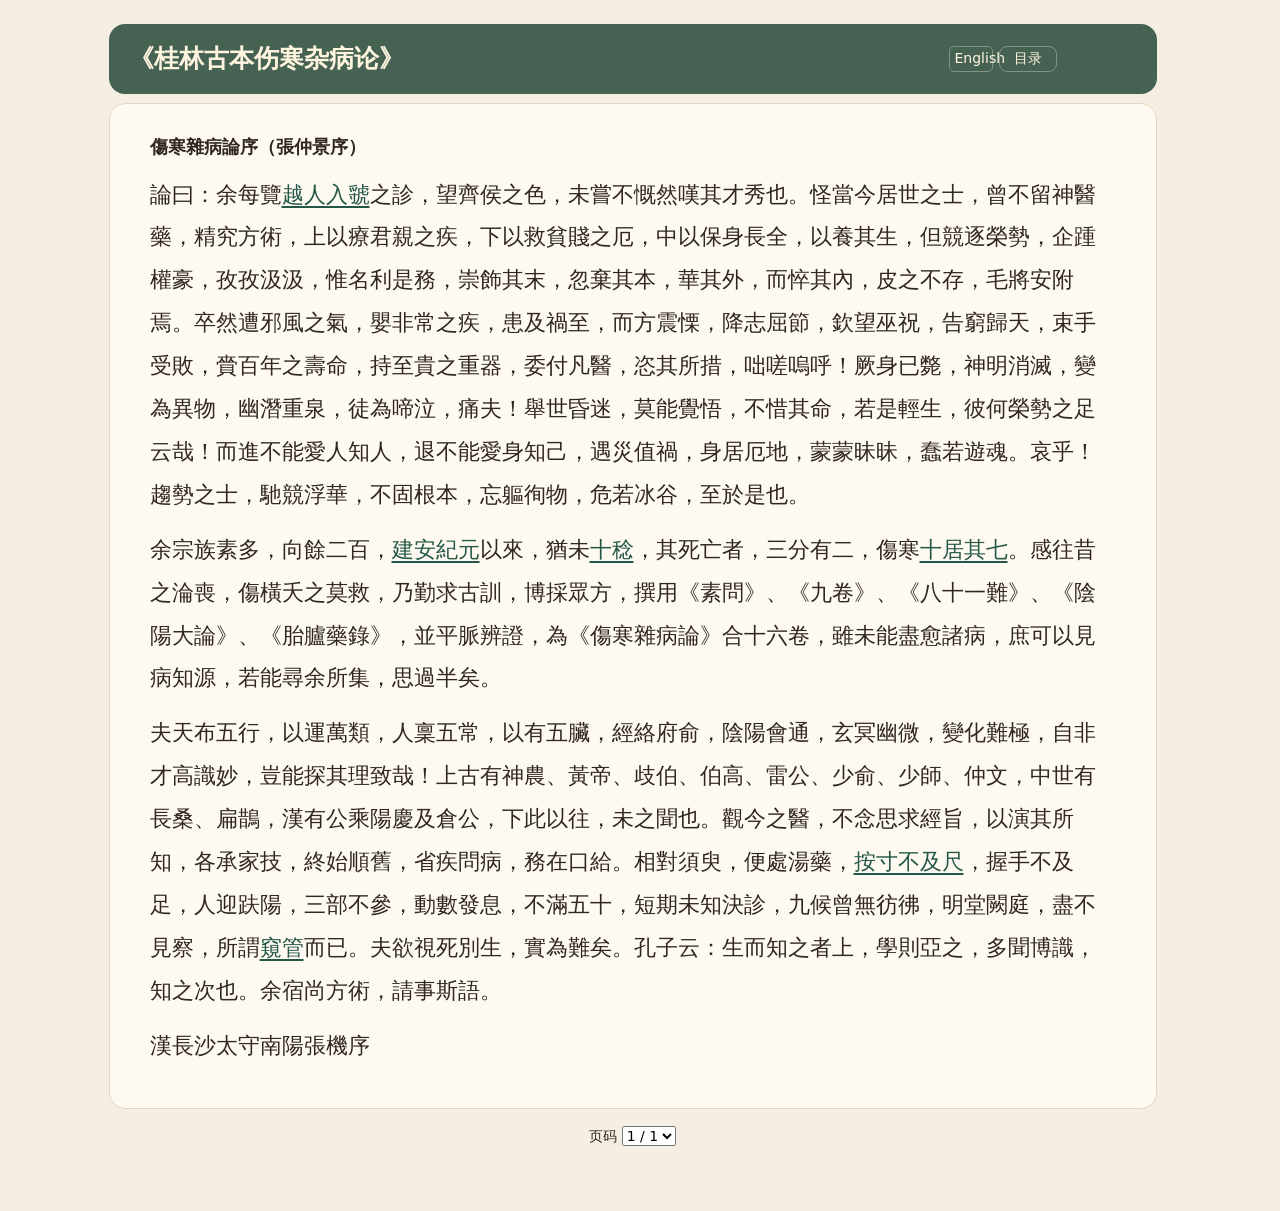
<file: chapters.html>
<!doctype html>
<html lang="zh-CN">
<head>
  <meta charset="utf-8">
  <meta name="viewport" content="width=device-width, initial-scale=1">
  <title>《桂林古本伤寒杂病论》 · 原文</title>
  <style>
    *{box-sizing:border-box}body{margin:0;background:#f5efe3;color:#302820;font:17px/1.6 system-ui,sans-serif}
    .chapter-page{margin-top:16px;padding:clamp(18px,5vw,40px);background:#fffaf1;border:1px solid #e5d7bf;border-radius:16px}
    .chapter-page h1{margin:0;font-size:1.15rem}.chapter-page p{font:clamp(18px,3vw,22px)/1.95 "Songti TC","Noto Serif CJK TC",Georgia,serif;margin:12px 0 0;overflow-wrap:anywhere}
    .chapter-page a{color:#245747;text-underline-offset:4px}
    .pager{align-items:center;gap:8px;margin:16px 0}.pager a{color:#245747;padding:6px 12px;border:1px solid #c4b69c;border-radius:20px}
  </style>
  <link rel="stylesheet" href="book.css">
  <script src="book-chapters.js"></script>
  <script src="chapter-study.js"></script>
  <script src="chapter-study-extra.js"></script>
  <script src="book-contents.js" defer></script>
  <script src="term-guide.js" defer></script>
</head>
<body>
  <main>
    <header class="book-header book-reader-header">
      <div class="book-heading">
        <div class="book-name" lang="zh-CN"><span class="book-full-name">《桂林古本伤寒杂病论》</span><span class="book-short-name" aria-hidden="true"><span>Treatise on Cold Damage</span><span>Guilin Edition</span></span></div>
        <div class="book-actions"><button type="button" class="page-play-button" id="chapter-play" hidden disabled aria-label="播放朗读">▶</button><button type="button" id="reader-language" disabled>English</button><button type="button" data-open-contents>目录</button></div>
      </div>
    </header>
    <section class="chapter-page" lang="zh-Hant">
      <h1 id="chapter-title" tabindex="-1"></h1>
      <div id="chapter-text"></div>
      <audio id="chapter-narration" hidden preload="none"></audio>
    </section>
    <nav class="pager" aria-label="原文翻页">
      <div><a id="prev" hidden>上一页</a></div>
      <label>页码 <select id="chapter-page"></select></label>
      <div><a id="next" hidden>下一页</a></div>
    </nav>
  </main>
  <script>
    const title = document.querySelector('#chapter-title');
    const body = document.querySelector('#chapter-text');
    const picker = document.querySelector('#chapter-page');
    const previous = document.querySelector('#prev');
    const next = document.querySelector('#next');
    const languageButton = document.querySelector('#reader-language');
    const bookTitle = document.querySelector('.book-name');
    const playButton = document.querySelector('#chapter-play');
    const narration = document.querySelector('#chapter-narration');
    const contentsButton = document.querySelector('[data-open-contents]');
    const pagerLabel = picker.parentElement.firstChild;
    let language = 'zh';
    const pageHref = (chapter, index) => '#' + chapter.id + '-page-' + (index + 1);
    function renderChapter() {
      const match = /^#(chapter-[0-9]+)(?:-page-([0-9]+))?$/.exec(location.hash);
      const chapter = bookChapters.find(entry => entry.id === match?.[1]) || bookChapters[0];
      if (chapter.id === 'chapter-3') {
        location.replace('original.html#page-1');
        return;
      }
      const index = Math.max(0, Math.min(chapter.pages.length - 1, Number(match?.[2] || 1) - 1));
      const additional = extraStudyPages.find(entry => entry.chapter === chapter.id && entry.page === index + 1);
      const translation = additional?.english || chapterStudy[chapter.id]?.[index];
      if (!translation) language = 'zh';
      const inEnglish = language === 'en';
      const studyPage = chapter.id === 'chapter-4' && index === 0;
      title.closest('section').id = translation ? 'page-1' : '';
      title.closest('section').lang = inEnglish ? 'en' : 'zh-Hant';
      title.textContent = inEnglish
        ? (additional?.title || englishChapterTitles[bookChapters.indexOf(chapter)])
        : chapter.title;
      document.title = '《桂林古本伤寒杂病论》 · ' + chapter.title;
      body.className = inEnglish ? 'whole-page-english' : 'whole-page-original';
      body.replaceChildren(...(inEnglish ? translation : chapter.pages[index]).map(text => {
        const paragraph = document.createElement('p');
        paragraph.textContent = text;
        return paragraph;
      }));
      languageButton.disabled = !translation;
      playButton.disabled = false;
      languageButton.title = translation ? '' : '本页英文版待补';
      languageButton.textContent = inEnglish ? '中文' : 'English';
      languageButton.lang = inEnglish ? 'zh-CN' : 'en';
      bookTitle.querySelector('.book-full-name').textContent = inEnglish ? 'Treatise on Cold Damage and Miscellaneous Diseases (Guilin Edition)' : '《桂林古本伤寒杂病论》';
      bookTitle.lang = inEnglish ? 'en' : 'zh-CN';
      contentsButton.textContent = inEnglish ? 'Contents' : '目录';
      contentsButton.lang = inEnglish ? 'en' : 'zh-CN';
      pagerLabel.textContent = inEnglish ? 'Page ' : '页码 ';
      previous.textContent = inEnglish ? 'Previous' : '上一页';
      next.textContent = inEnglish ? 'Next' : '下一页';
      narration.pause();
      narration.src = 'audio/' + chapter.id + '-page-' + (index + 1) + '-' + language + '.mp3';
      updatePlay();
      window.chapterNoteContext = additional
        ? {
            notes: additional.notes.map(note => [
              1, ...note, chapter.pages[index].findIndex((paragraph, i) => paragraph.includes(note[0]) && translation[i].includes(note[1]))
            ]),
            prefix: chapter.id + '-page-' + (index + 1)
          }
        : {notes: studyPage ? nextPulsePageNotes : [], prefix: '2'};
      if (typeof refreshReaderNotes === 'function') refreshReaderNotes();
      picker.replaceChildren(...chapter.pages.map((_, i) => new Option((i + 1) + ' / ' + chapter.pages.length, pageHref(chapter, i))));
      picker.selectedIndex = index;
      previous.hidden = index === 0;
      next.hidden = index === chapter.pages.length - 1;
      if (!previous.hidden) previous.href = pageHref(chapter, index - 1);
      if (!next.hidden) next.href = pageHref(chapter, index + 1);
    }
    function updatePlay() {
      const playing = !narration.paused && !narration.ended;
      playButton.textContent = playing ? '■' : '▶';
      playButton.setAttribute('aria-label', language === 'en'
        ? (playing ? 'Stop narration' : 'Play narration')
        : (playing ? '停止朗读' : '播放朗读'));
    }
    for (const event of ['play', 'pause', 'ended']) narration.addEventListener(event, updatePlay);
    playButton.addEventListener('click', () => {
      if (!narration.paused && !narration.ended) {
        narration.pause();
        narration.currentTime = 0;
        return;
      }
      const rate = language === 'en' ? 0.85 : 0.75;
      narration.defaultPlaybackRate = rate;
      narration.playbackRate = rate;
      narration.play().catch(updatePlay);
    });
    languageButton.addEventListener('click', () => {
      language = language === 'en' ? 'zh' : 'en';
      renderChapter();
    });
    picker.addEventListener('change', () => { location.hash = picker.value; });
    window.addEventListener('hashchange', () => {
      renderChapter();
      title.focus();
      title.scrollIntoView({block: 'start'});
    });
    renderChapter();
  </script>
</body>
</html>
</file>
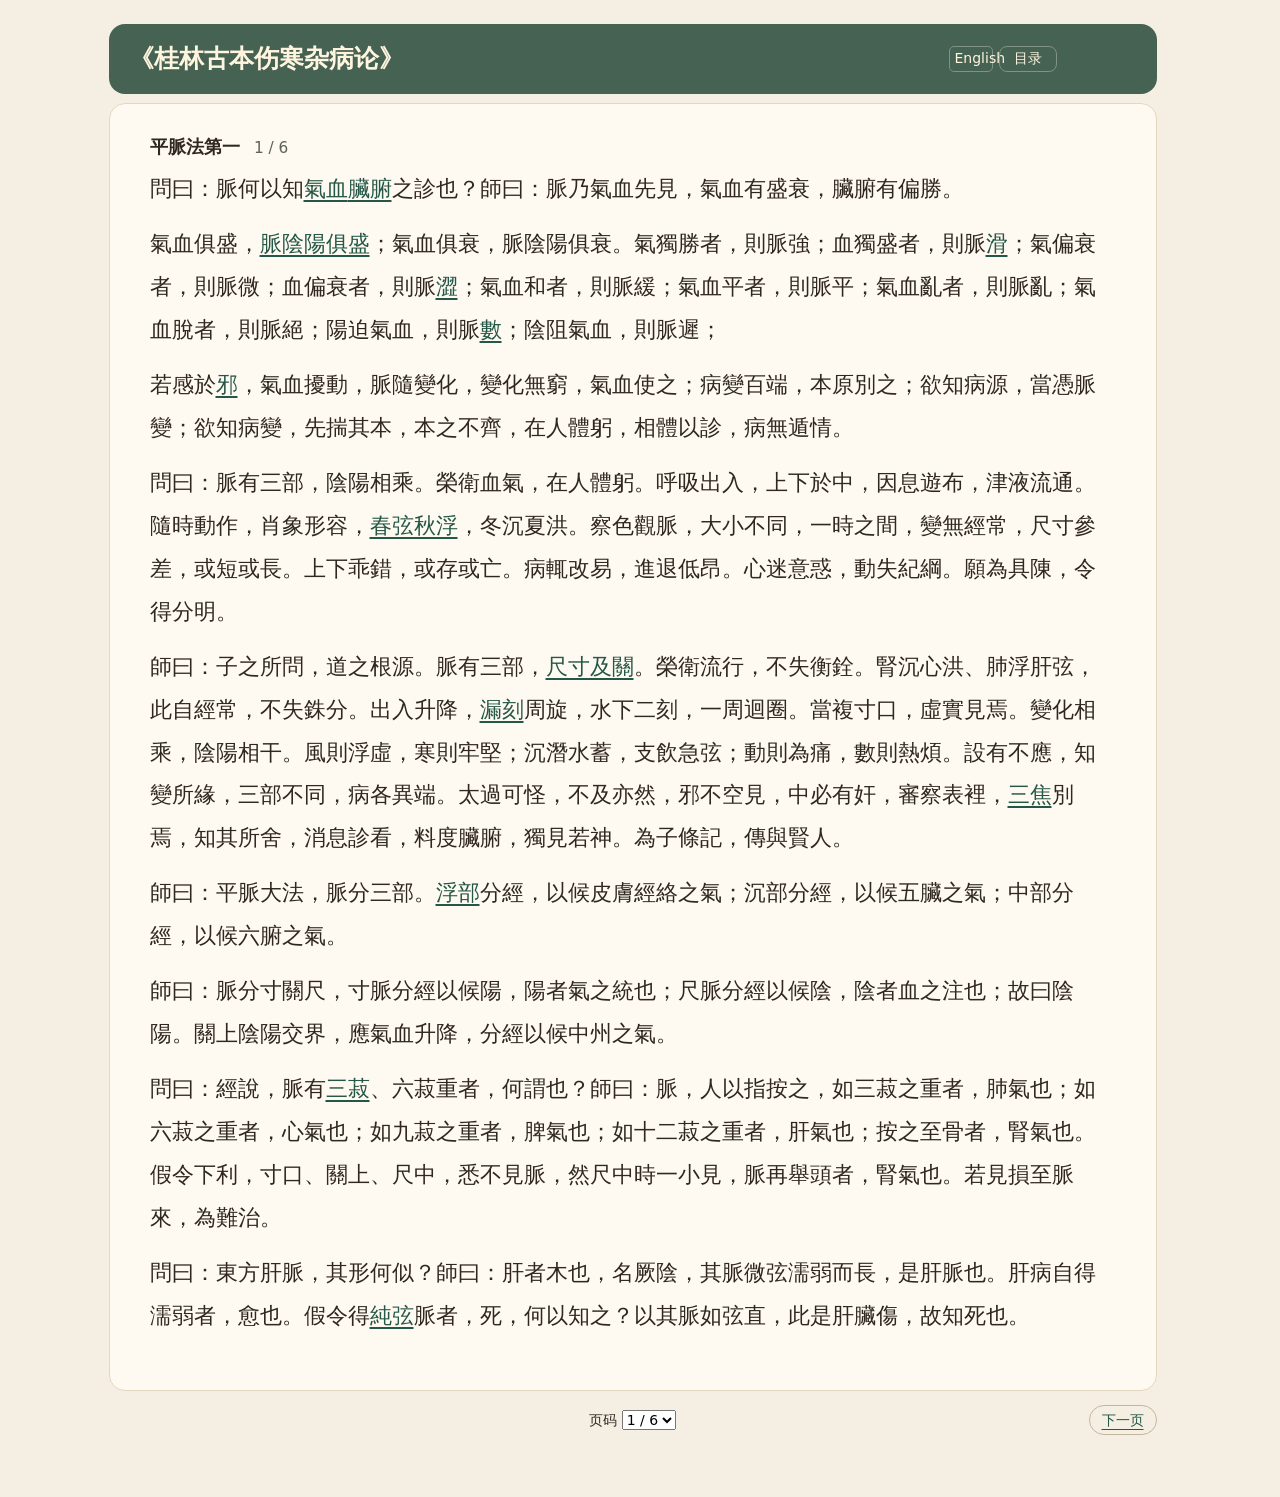
<file: original.html>
<!doctype html>
<html lang="zh-CN"><head><meta charset="utf-8">
<meta name="viewport" content="width=device-width, initial-scale=1">
<title>《桂林古本伤寒杂病论》 · 原文通读</title>
<style>
*{box-sizing:border-box}body{margin:0;background:#f5efe3;color:#302820;font:17px/1.6 system-ui,sans-serif}main{max-width:820px;margin:auto;padding:24px 16px 48px}header,.page{padding:clamp(18px,5vw,40px);border-radius:16px}header{background:#233a30;color:#fff5df}header a{color:#fae3a7}h1{margin:0 0 8px;font-size:clamp(27px,6vw,42px)}.page{margin-top:16px;background:#fffaf1;border:1px solid #e5d7bf}.page h2{margin:0 0 14px;font-size:1.15rem;font-weight:600}.page small{margin-left:8px;color:#5e6258;font-weight:400}.page p{font-family:"Songti TC","Noto Serif CJK TC",Georgia,serif;font-size:clamp(18px,3vw,22px);line-height:1.95;margin:0 0 .9em;overflow-wrap:anywhere}.page p:last-child{margin-bottom:0}a{color:#245747;text-underline-offset:4px}.compare{font:14px system-ui,sans-serif;white-space:nowrap}.pager{display:flex;flex-wrap:wrap;align-items:center;justify-content:space-between;gap:12px;margin:18px 0}.pager a{padding:6px 12px;border:1px solid #c4b69c;border-radius:20px}.pager [hidden],.page[hidden],.pager[hidden]{display:none}footer{font-size:.9rem}
</style><link rel="stylesheet" href="book.css"></head><body><main>
<header class="book-header book-reader-header"><div class="book-heading"><div class="book-name" lang="zh-CN"><span class="book-full-name">《桂林古本伤寒杂病论》</span><span class="book-short-name" aria-hidden="true"><span>Treatise on Cold Damage</span><span>Guilin Edition</span></span></div><div class="book-actions"><button type="button" id="reader-language" lang="en">English</button><button type="button" data-open-contents>目录</button></div></div></header>
<section id="page-1" class="page" aria-label="第 1 页"><h2 tabindex="-1">平脈法第一 <small>1 / 6</small></h2><p lang="zh-Hant">問曰：脈何以知氣血臟腑之診也？師曰：脈乃氣血先見，氣血有盛衰，臟腑有偏勝。</p><p lang="zh-Hant">氣血俱盛，脈陰陽俱盛；氣血俱衰，脈陰陽俱衰。氣獨勝者，則脈強；血獨盛者，則脈滑；氣偏衰者，則脈微；血偏衰者，則脈澀；氣血和者，則脈緩；氣血平者，則脈平；氣血亂者，則脈亂；氣血脫者，則脈絕；陽迫氣血，則脈數；陰阻氣血，則脈遲；</p><p lang="zh-Hant">若感於邪，氣血擾動，脈隨變化，變化無窮，氣血使之；病變百端，本原別之；欲知病源，當憑脈變；欲知病變，先揣其本，本之不齊，在人體躬，相體以診，病無遁情。</p><p lang="zh-Hant">問曰：脈有三部，陰陽相乘。榮衛血氣，在人體躬。呼吸出入，上下於中，因息遊布，津液流通。隨時動作，肖象形容，春弦秋浮，冬沉夏洪。察色觀脈，大小不同，一時之間，變無經常，尺寸參差，或短或長。上下乖錯，或存或亡。病輒改易，進退低昂。心迷意惑，動失紀綱。願為具陳，令得分明。</p><p lang="zh-Hant">師曰：子之所問，道之根源。脈有三部，尺寸及關。榮衛流行，不失衡銓。腎沉心洪、肺浮肝弦，此自經常，不失銖分。出入升降，漏刻周旋，水下二刻，一周迴圈。當複寸口，虛實見焉。變化相乘，陰陽相干。風則浮虛，寒則牢堅；沉潛水蓄，支飲急弦；動則為痛，數則熱煩。設有不應，知變所緣，三部不同，病各異端。太過可怪，不及亦然，邪不空見，中必有奸，審察表裡，三焦別焉，知其所舍，消息診看，料度臟腑，獨見若神。為子條記，傳與賢人。</p><p lang="zh-Hant">師曰：平脈大法，脈分三部。浮部分經，以候皮膚經絡之氣；沉部分經，以候五臟之氣；中部分經，以候六腑之氣。</p><p lang="zh-Hant">師曰：脈分寸關尺，寸脈分經以候陽，陽者氣之統也；尺脈分經以候陰，陰者血之注也；故曰陰陽。關上陰陽交界，應氣血升降，分經以候中州之氣。</p><p lang="zh-Hant">問曰：經說，脈有三菽、六菽重者，何謂也？師曰：脈，人以指按之，如三菽之重者，肺氣也；如六菽之重者，心氣也；如九菽之重者，脾氣也；如十二菽之重者，肝氣也；按之至骨者，腎氣也。假令下利，寸口、關上、尺中，悉不見脈，然尺中時一小見，脈再舉頭者，腎氣也。若見損至脈來，為難治。</p><p lang="zh-Hant">問曰：東方肝脈，其形何似？師曰：肝者木也，名厥陰，其脈微弦濡弱而長，是肝脈也。肝病自得濡弱者，愈也。假令得純弦脈者，死，何以知之？以其脈如弦直，此是肝臟傷，故知死也。</p></section>
<section id="page-2" class="page" aria-label="第 2 页"><h2 tabindex="-1">平脈法第一 <small>2 / 6</small></h2><p lang="zh-Hant">南方心脈，其形何似？師曰：心者火也，名少陰，其脈洪大而長，是心脈也。心病自得洪大者，愈也。假令脈來微去大，故名反，病在裡也。脈來頭小本大，故曰複，病在表也。上微頭小者，則汗出；下微本大者，則為關格不通，不得尿。頭無汗者可治，有汗者死。</p><p lang="zh-Hant">西方肺脈，其形何似？師曰：肺者金也，名太陰，其脈毛浮也，肺病自得此脈。若得緩遲者，皆愈；若得數者，則劇。何以知之？數者南方火也，火克西方金，法當癰腫，為難治也。</p><p lang="zh-Hant">北方腎脈其形何似？師曰：腎者水也，其脈沉而石，腎病自得此脈者，愈；若得實大者，則劇；何以知之？實大者，長夏土王，土克北方水，水髒立涸也。</p><p lang="zh-Hant">師曰：人迎脈大，趺陽脈小，其常也；假令人迎趺陽平等為逆；人迎負趺陽為大逆；所以然者，胃氣上升動在人迎，胃氣下降動在趺陽，上升力強故曰大，下降力弱故曰小，反此為逆，大逆則死。</p><p lang="zh-Hant">師曰：六氣所傷，各有法度；舍有專屬，病有先後；風中於前，寒中於背；濕傷於下，霧傷於上；霧客皮腠，濕流關節；極寒傷經，極熱傷絡；風令脈浮，寒令脈緊，又令脈急；暑則浮虛，濕則濡澀；燥短以促，火躁而數；</p><p lang="zh-Hant">風寒所中，先客太陽；暑氣炎熱，肺金則傷；濕生長夏，病入脾胃；燥氣先傷，大腸合肺；壯火食氣，病生於內，心與小腸，先受其害；六氣合化，表裡相傳；髒氣偏勝，或移或幹；病之變證，難以殫論；能合色脈，可以萬全。</p><p lang="zh-Hant">問曰：上工望而知之，中工問而知之，下工脈而知之，願聞其說。師曰：夫色合脈，色主形外，脈主應內；其色露髒，亦有內外；察色之妙，明堂闕庭；察色之法，大指推之；察明堂推而下之，察闕庭推而上之；五色應五臟，如肝色青，脾色黃，肺色白，心色赤，腎色黑，顯然易曉；色之生死，在思用精，心迷意惑，難與為言。</p><p lang="zh-Hant">色青者，病在肝與膽；假令身色青，明堂色微赤者，生；白者，死；黃白者，半死半生也。</p><p lang="zh-Hant">色赤者，病在心與小腸；假令身色赤，明堂微黃者，生；黑者，死；黃黑者，半死半生也。</p><p lang="zh-Hant">色黃者，病在脾與胃；假令身色黃，明堂微白者，生；青者，死；黃青者，半死半生也。</p><p lang="zh-Hant">色白者，病在肺與大腸；假令身色白，明堂色微黑者，生；赤者，死；黃赤者，半死半生也。</p><p lang="zh-Hant">色黑者，病在腎與膀胱；假令身色黑，明堂色微青者，生；黃者，死；黃赤者，半死半生也。</p></section>
<section id="page-3" class="page" aria-label="第 3 页"><h2 tabindex="-1">平脈法第一 <small>3 / 6</small></h2><p lang="zh-Hant">闕庭脈色青而沉細，推之不移者，病在肝；青而浮大，推之隨轉者，病在膽。</p><p lang="zh-Hant">闕庭脈色赤而沉細，推之參差不齊者，病在心；赤而橫弋，推之愈赤者，病在小腸。</p><p lang="zh-Hant">闕庭脈色黃，推之如水停留者，病在脾；如水急流者，病在胃。</p><p lang="zh-Hant">闕庭脈色青白，推之久不還者，病在肺；推之即至者，病在大腸。</p><p lang="zh-Hant">闕庭脈色青黑直下睛明，推之不變者，病在腎；推之即至者，病在膀胱。</p><p lang="zh-Hant">明堂闕庭色不見，推之色青紫者，病在中焦有積；推之明于水者，病在上焦有飲；推之黑赤參差者，病在下焦有寒熱。</p><p lang="zh-Hant">問曰：色有內外，何以別之？師曰：一望而知者，謂之外；在明堂闕庭，推而見之者，謂之內。病暴至者，先形於色，不見於脈；病久發者，先見於脈，不形於色；病入於髒，無餘證者，見於脈，不形於色；病痼疾者，見於脈，不形於色也。</p><p lang="zh-Hant">問曰：色有生死，何謂也？師曰：假令色黃如蟹腹者，生；如枳實者，死；有氣則生，無氣則死，餘色仿此。</p><p lang="zh-Hant">師曰：人秉五常，有五臟，五臟發五聲，宮、商、角、徵、羽是也；五聲在人，各具一體；假令人本聲角變商聲者，為金克木，至秋當死；變宮、徵、羽皆病，以本聲不可變故也。</p><p lang="zh-Hant">人本聲宮變角聲者，為本克土，至春當死；變商、徵、羽皆病。人本聲商變徵聲者，為火克金，至夏當死；變宮、角、羽皆病。</p><p lang="zh-Hant">人本聲徵變羽聲者，為水克火，至冬當死；變角、宮、商皆病。人本聲羽變宮聲者，為土克水，至長夏當死；變角、商、徵皆病。</p><p lang="zh-Hant">以上所言，皆人不病而聲先病者，初變可治，變成難瘳；詞聲之妙，差在毫釐，本不易曉，若病至發聲則易知也。</p><p lang="zh-Hant">師曰：持脈，病人欠者，無病也。脈之，呻者，病也。言遲者，風也。搖頭言者，裡痛也。行遲者，表強也。坐而伏者，短氣也。坐而下一腳者，腰痛也。裡實護腹，如懷卵物者，心痛也。</p><p lang="zh-Hant">病人長歎聲，出高入卑者，病在上焦；出卑入高者，病在下焦；出入急促者，病在中焦有痛處；聲唧唧而歎者，身體疼痛；問之不欲語，語先淚下者，必有憂鬱；問之不語，淚下不止者，必有隱衷；問之不語，數問之而微笑者，必有隱疾。</p><p lang="zh-Hant">實則譫語，虛則鄭聲；假令言出聲卑者，為氣虛；言出聲高者，為氣實；欲言手按胸中者，胸中滿痛；欲言手按腹者，腹中滿痛；欲言聲不出者，咽中腫痛。</p><p lang="zh-Hant">師曰：脈病人不病，名曰行屍，以無王氣，卒眩僕，不識人者，短命則死。人病脈不病，名曰內虛，以少穀神，雖困無苦。</p></section>
<section id="page-4" class="page" aria-label="第 4 页"><h2 tabindex="-1">平脈法第一 <small>4 / 6</small></h2><p lang="zh-Hant">師曰：脈，肥人責浮，瘦人責沉。肥人當沉，今反浮；瘦人當浮，今反沉，故責之。</p><p lang="zh-Hant">師曰：呼吸者，脈之頭也。初持脈來疾去遲，此出疾入遲，名曰內虛外實也。初持脈，來遲去疾，此出遲入疾，名曰內實外虛也。</p><p id="page-4-paragraph-3" lang="zh-Hant">寸口衛氣盛，名曰高；榮氣盛，名曰章；高章相搏，名曰綱。</p><p id="page-4-paragraph-4" lang="zh-Hant">衛氣弱，名曰<a href="original.html#part-0">惵</a>；榮氣弱，名曰<a href="original.html#part-1">卑</a>；<a href="original.html#part-1">惵卑相搏</a>，名曰<a href="original.html#part-1">損</a>。</p><p id="page-4-paragraph-5" lang="zh-Hant">衛氣和，名曰<a href="original.html#part-2">緩</a>；榮氣和，名曰<a href="original.html#part-2">遲</a>；<a href="original.html#part-2">遲緩相搏</a>，名曰<a href="original.html#part-2">沉</a>。</p><p lang="zh-Hant">陽脈浮大而濡，陰脈浮大而濡，陰脈與陽脈同等者，名曰緩也。</p><p lang="zh-Hant">問曰：二月得毛浮脈，何以處言至秋當死。師曰：二月之時，脈當濡弱，反得毛浮者，故知至秋死。二月肝用事，肝屬木，脈應濡弱，反得毛浮者，是肺脈也。肺屬金，金來克木，故知至秋死。他皆仿此。</p><p lang="zh-Hant">師曰：立夏得洪大脈是其本位。其人病身體苦疼重者，須發其汗。若明日身不疼不重者，不須發汗。若汗濈濈自出者，明日便解矣。何以言之？立夏脈洪大是其時脈，故使然也。四時仿此。</p><p lang="zh-Hant">問曰：凡病欲知何時得，何時愈，何以知之？師曰：假令夜半得病者，明日日中愈；日中得病者，夜半愈。何以言之？日中得病，夜半愈者，以陽得陰則解也。夜半得病，明日日中愈者，以陰得陽則解也。</p><p lang="zh-Hant">問曰：脈病欲知愈未愈者，何以別之？答曰：寸口、關上、尺中三處，大、小、浮、沉、遲、數同等，雖有寒熱不解者，此脈陰陽為和平，雖劇當愈。</p><p lang="zh-Hant">師曰：寸脈下不至關，為陽絕；尺脈上不至關，為陰絕。此皆不治，決死也。若計其餘命生死之期，期以月節克之也。</p><p lang="zh-Hant">脈浮者在前，其病在表；浮者在後，其病在裡；假令濡而上魚際者，宗氣泄也；孤而下尺中者，精不髒也；若乍高乍卑，乍升乍墜，為難治。</p><p lang="zh-Hant">寸口脈緩而遲，緩則陽氣長，其色鮮，其顏光，其聲商，毛髮長；遲則陰氣盛，骨髓生，血滿，肌肉緊薄鮮鞕。陰陽相抱，榮衛俱行，剛柔相得，名曰強也。</p><p lang="zh-Hant">寸口脈浮為在表，沉為在裡，數為在腑，遲為在髒。假令脈遲，此為在髒也。</p><p lang="zh-Hant">寸口脈浮而緊，浮則為風，緊則為寒。風則傷衛，寒則傷榮。榮衛俱病，骨節煩疼，當發其汗也。</p><p lang="zh-Hant">寸口脈浮而數，浮為風，數為熱，風為虛，虛為寒，風虛相搏，則灑淅惡寒也。</p><p lang="zh-Hant">問曰：病有灑淅惡寒而復發熱者何也？師曰：陰脈不足，陽往從之；陽脈不足，陰往乘之也。</p><p lang="zh-Hant">何謂陽脈不足？師曰：假令寸口脈微，名曰陽不足，陰氣上入陽中，則灑淅惡寒也。</p></section>
<section id="page-5" class="page" aria-label="第 5 页"><h2 tabindex="-1">平脈法第一 <small>5 / 6</small></h2><p lang="zh-Hant">何謂陰不足？師曰：假令尺脈弱，名曰陰不足，陽氣下陷入陰中，則發熱也。陰脈弱者，則血虛。血虛則筋急也。其脈澀者，榮氣微也。其脈浮而汗出如流珠者，衛氣衰也。榮氣微者，加燒針，則血留不行，更發熱而躁煩也。</p><p lang="zh-Hant">寸口脈陰陽俱緊者，法當清邪中于上焦，濁邪中于下焦。清邪中於上，名曰潔也；濁邪中於下，名曰渾也，陰中於邪，必內栗也，表氣微虛，裡氣不守，故使邪中于陰也。</p><p lang="zh-Hant">陽中於邪，必發熱、頭痛、項強、頸攣、腰痛、脛酸，所謂陽中霧露之氣，故曰清邪中上。濁邪中下，陰氣為栗，足膝逆冷，便溺妄出，表氣微虛，裡氣微急，三焦相混，內外不通，上焦怫鬱，髒氣相熏，口爛食斷也。中焦不治，胃氣上沖，脾氣不轉，胃中為濁，榮衛不通，血凝不流。</p><p lang="zh-Hant">若胃氣前通者，小便赤黃，與熱相搏，因熱作使，游於經絡，出入臟腑，熱氣所過，則為癰膿。</p><p lang="zh-Hant">若陰氣前通者，陽氣厥微，陰無所使，客氣內入，嚏而出之，聲嗢咽塞，寒厥相追，為熱所擁，血凝自下，狀如豚肝，陰陽俱厥，脾氣弧弱，五液注下，下焦不闔，清便下重，令便數難，臍築湫痛，命將難全。</p><p lang="zh-Hant">寸口脈陰陽俱緊者，口中氣出，唇口乾燥，蜷臥足冷，鼻中涕出，舌上胎滑，勿妄治也。到七日以來，其人微發熱，手足溫者，此為欲解；或到八日以上，反大發熱者，此為難治。設使惡寒者，必欲嘔也；腹內痛者，必欲利也。</p><p lang="zh-Hant">寸口脈陰陽俱緊，至於吐利，其脈獨不解，緊去人安，此為欲解。若脈遲至六七日，不欲食，此為晚發，水停故也，為未解；食自可者，為欲解。</p><p lang="zh-Hant">寸口脈浮而大，有熱，心下反鞕，屬髒者攻之，不令發汗。屬腑者不令溲數。溲數則大便鞕，汗多則熱甚，脈遲者尚未可攻也。</p><p lang="zh-Hant">問曰：病有戰而汗出，因得解者，何也？師曰：脈浮而緊，按之反芤，此為本虛，故當戰而汗出也。其人本虛，是以發戰。以脈浮緊，故當汗出而解也。若脈浮數，按之不芤，此人本不虛；若欲自解，但汗出耳，不發戰也。</p><p lang="zh-Hant">問曰：病有不戰而汗出解者何也？師曰：脈大而浮數，故不戰汗出而解也。</p><p lang="zh-Hant">問曰：病有不戰不汗出而解者，何也？答曰：其脈自微，此以曾發汗、若吐、若下、若亡血，以內無津液，此陰陽自和，必自愈，故不戰不汗出而解也。</p></section>
<section id="page-6" class="page" aria-label="第 6 页"><h2 tabindex="-1">平脈法第一 <small>6 / 6</small></h2><p lang="zh-Hant">問曰：傷寒三日，脈浮數而微，病人身涼和者，何也？師曰：此為欲解也。解以夜半。浮而解者，濈然汗出也；數而解者，必能食也；微而解者，必大汗出也。</p><p lang="zh-Hant">脈浮而遲，面熱赤而戰惕者，六七日當汗出而解。反發熱者差遲。遲為無陽，不能作汗，其身必癢也。</p><p lang="zh-Hant">病六七日，手足三部脈皆至，大煩而口噤不能言，其人躁擾者，未欲解也。若脈和，其人不煩，目重，瞼內際黃者，此欲解也。</p><p lang="zh-Hant">師曰：伏氣之病，以意候之，今月之內，欲知伏氣。假令舊有伏氣，當須脈之。若脈微弱者，當喉中痛似傷，非喉痹也。病人云：實咽中痛，雖爾，今複宜下之。</p><p lang="zh-Hant">師曰：病家人請云：病人苦發熱，身體疼，病人自臥，師到，診其脈，沉而遲者，知其差也；何以知之？凡表有病者，脈當浮大，今反沉遲故知愈也；假令病人云：腹內卒痛，病人自坐，師到，脈之，浮而大者，知其差也；凡裡有病者，脈當沉細，今反浮大，故知愈也。</p><p lang="zh-Hant">師曰：病家人來請云︰病人發熱，煩極。明日師到，病人向壁臥，此熱已去也。設令脈不和，處言已愈。設令向壁臥，聞師到，不驚起而盼視，若三言三止，脈之，咽唾者，此詐病也。設令脈自和，處言此病大重，當須服吐下藥，針灸數十百處，乃愈。</p><p lang="zh-Hant">問曰：脈有災怪，何謂也？師曰：假令人病，脈得太陽，與形證相應，因為作湯。比還送湯如食頃，病人乃大吐，若下利，腹中痛。師曰：我前來不見此證，今乃變異，是名災怪。</p><p lang="zh-Hant">又問曰：何緣得此吐利？師曰：或有舊時服藥，今乃發作，故名災怪耳。</p></section>
<nav class="pager" aria-label="原文分页" hidden><div><a id="prev">上一页</a></div><label><span id="page-picker-label">页码</span> <select id="page-picker"></select></label><div><a id="next">下一页</a></div></nav>

</main><script src="book-chapters.js"></script><script src="book-contents.js" defer></script><script src="pulse-chapter-en.js"></script><script src="guide-content.js"></script><script src="pulse-chapter-notes.js"></script><script src="term-guide.js" defer></script><script>
const pages = [...document.querySelectorAll('.page')];
const previous = document.querySelector('#prev');
const next = document.querySelector('#next');
const picker = document.querySelector('#page-picker');
const pickerLabel = document.querySelector('#page-picker-label');
const pager = document.querySelector('.pager');
const languageButton = document.querySelector('#reader-language');
const bookTitle = document.querySelector('.book-name');
const contentsButton = document.querySelector('[data-open-contents]');
let language = 'zh';
const columns = pages.map((page, index) => {
  const paragraphs = [...page.querySelectorAll(':scope > p')];
  const translation = pulseChapterEnglish[index];
  const narration = document.createElement('audio');
  narration.hidden = true;
  narration.preload = 'none';
  narration.src = 'audio/original-zh-' + (index + 1) + '.mp3';
  narration.setAttribute('aria-label', '第 ' + (index + 1) + ' 页原文朗读');
  const englishNarration = narration.cloneNode();
  englishNarration.src = 'audio/original-en-' + (index + 1) + '.mp3';
  englishNarration.setAttribute('aria-label', 'Read page ' + (index + 1) + ' in English');
  const heading = page.querySelector('h2');
  const titleRow = document.createElement('div');
  titleRow.className = 'page-title-row';
  heading.before(titleRow);
  const playButton = document.createElement('button');
  playButton.type = 'button'; playButton.hidden = true;
  playButton.className = 'page-play-button';
  titleRow.append(heading, narration, englishNarration);
  const activeTrack = () => language === 'en' ? englishNarration : narration;
  function updateButton() {
    const playing = !activeTrack().paused && !activeTrack().ended;
    playButton.textContent = playing ? '■' : '▶';
    const label = language === 'en'
      ? (playing ? 'Stop narration' : 'Play narration')
      : (playing ? '停止朗读' : '播放朗读');
    playButton.setAttribute('aria-label', label);
    playButton.title = label;
  }
  for (const track of [narration, englishNarration]) {
    for (const event of ['play', 'pause', 'ended']) {
      track.addEventListener(event, updateButton);
    }
  }
  playButton.addEventListener('click', async () => {
    const track = activeTrack();
    if (!track.paused && !track.ended) {
      track.pause();
      track.currentTime = 0;
    } else {
      const rate = language === 'en' ? 0.85 : 0.75;
      track.defaultPlaybackRate = rate;
      track.playbackRate = rate;
      try {
        await track.play();
      } catch (error) {
        if (error.name !== 'AbortError') {
          playButton.title = language === 'en' ? 'Audio could not play' : '音频无法播放';
          return;
        }
      }
    }
    updateButton();
  });
  updateButton();
  const container = document.createElement('div');
  container.className = 'whole-page-columns';
  const original = document.createElement('div');
  original.className = 'whole-page-original';
  original.append(...paragraphs);
  const english = document.createElement('div');
  english.className = 'whole-page-english';
  english.lang = 'en';
  translation.forEach(text => {
    const paragraph = document.createElement('p');
    paragraph.textContent = text;
    english.append(paragraph);
  });
  english.hidden = true;
  container.append(original, english);
  page.append(container);
  return {original, english, narration, englishNarration, playButton, updateButton};
});

function setLanguage(nextLanguage) {
  language = nextLanguage;
  const inEnglish = language === 'en';
  languageButton.textContent = inEnglish ? '中文' : 'English';
  languageButton.lang = inEnglish ? 'zh-CN' : 'en';
  bookTitle.querySelector('.book-full-name').textContent = inEnglish ? 'Treatise on Cold Damage and Miscellaneous Diseases (Guilin Edition)' : '《桂林古本伤寒杂病论》';
  bookTitle.lang = inEnglish ? 'en' : 'zh-CN';
  contentsButton.textContent = inEnglish ? 'Contents' : '目录';
  contentsButton.lang = inEnglish ? 'en' : 'zh-CN';
  pager.lang = inEnglish ? 'en' : 'zh-CN';
  pager.setAttribute('aria-label', inEnglish ? 'Page navigation' : '原文分页');
  previous.textContent = inEnglish ? 'Previous' : '上一页';
  pickerLabel.textContent = inEnglish ? 'Page' : '页码';
  next.textContent = inEnglish ? 'Next' : '下一页';
  columns.forEach(({original, english, narration, englishNarration, updateButton}) => {
    narration.pause();
    englishNarration.pause();
    original.hidden = inEnglish;
    english.hidden = !inEnglish;
    updateButton();
  });
  showPage(false);
}
languageButton.addEventListener('click', () => setLanguage(language === 'en' ? 'zh' : 'en'));
pages.forEach((page, i) => picker.add(new Option((i + 1) + ' / ' + pages.length, '#' + page.id)));
picker.addEventListener('change', () => { location.hash = picker.value; });
function showPage(focusHeading) {
  const hash = location.hash.slice(1);
  const paragraph = /^page-\d+-paragraph-\d+$/.test(hash) ? document.getElementById(hash) : null;
  const pageId = paragraph ? paragraph.closest('.page').id : hash;
  const i = Math.max(0, pages.findIndex(page => page.id === pageId));
  const playButton = columns[i].playButton;
  const currentButton = languageButton.previousElementSibling;
  if (currentButton !== playButton) {
    if (currentButton) currentButton.remove();
    languageButton.before(playButton);
  }
  pages.forEach((page, index) => {
    page.hidden = index !== i;
    if (page.hidden) {
      columns[index].narration.pause();
      columns[index].englishNarration.pause();
    }
    const heading = page.querySelector('h2');
    heading.firstChild.textContent = language === 'en' ? 'First Chapter on the Pulse ' : '平脈法第一 ';
    heading.lang = language === 'en' ? 'en' : 'zh-Hant';
  });
  picker.selectedIndex = i;
  previous.hidden = i === 0;
  next.hidden = i === pages.length - 1;
  if (!previous.hidden) previous.href = '#' + pages[i - 1].id;
  if (!next.hidden) next.href = '#' + pages[i + 1].id;
  if (focusHeading || paragraph) {
    const target = paragraph && language === 'zh' ? paragraph : pages[i].querySelector('h2');
    target.tabIndex = -1;
    target.focus({preventScroll: true});
    target.scrollIntoView({block: 'start'});
  }
}
pager.hidden = false;
showPage(false);
window.addEventListener('hashchange', () => showPage(true));
</script></body></html>
</file>
<file: book.css>
:root {
  scrollbar-gutter: stable;
}

body > main {
  width: 100%;
  max-width: 1080px;
  margin: 0 auto;
  padding: 24px 16px 48px;
}

.book-header {
  padding: clamp(16px, 3vw, 28px);
  border-radius: 16px;
  background: #233a30;
  color: #fff5df;
  line-height: 1.5;
}

.book-name {
  margin: 0 0 12px;
  font-size: clamp(18px, 4.6vw, 25px);
  font-weight: 650;
}

.book-tabs {
  display: grid;
  grid-template-columns: repeat(2, minmax(0, 1fr));
  gap: 6px;
  width: min(100%, 430px);
  margin: 0;
}

.book-header .book-tabs a {
  padding: 7px 4px;
  border: 1px solid #819287;
  border-radius: 8px;
  color: #fff5df;
  font-size: clamp(13px, 3.4vw, 16px);
  text-align: center;
  text-decoration: none;
}

.book-header .book-tabs a[aria-current="page"] {
  background: #f6e9c9;
  border-color: #f6e9c9;
  color: #233a30;
}

.book-intro {
  margin: 18px 0 12px;
}

.book-intro nav button {
  border-color: #8c7851;
}

.book-heading {
  display: flex;
  flex-wrap: wrap;
  align-items: center;
  justify-content: space-between;
  gap: 8px 12px;
  min-height: 40px;
  margin-bottom: 12px;
}

.book-heading .book-name {
  margin: 0;
  min-width: 0;
  overflow-wrap: anywhere;
}

.book-heading .book-name[lang="en"] {
  font-size: clamp(14px, 2vw, 20px);
  white-space: nowrap;
  overflow: hidden;
  text-overflow: ellipsis;
}

.book-short-name {
  display: none;
}

.book-reader-header .book-heading {
  flex-wrap: nowrap;
  margin-bottom: 0;
}

.book-reader-header .book-name {
  flex: 1;
  white-space: nowrap;
  overflow: hidden;
  text-overflow: ellipsis;
}

.book-reader-header {
  background: #456253;
  padding: clamp(8px, 1.4vw, 15px) clamp(10px, 2vw, 20px);
}

main > .book-reader-header ~ .page,
main > .book-reader-header ~ .chapter-page {
  margin-top: 9px;
  padding-block-start: clamp(14px, 3vw, 28px);
}

main .page .whole-page-original p,
main .page .whole-page-english p {
  margin-block-end: .55em;
}

main .chapter-page p {
  margin-block-start: .55em;
}

.term-dialog {
  width: min(550px, calc(100% - 24px));
  max-height: 85vh;
  padding: 18px;
  border: 1px solid #d6c8ad;
  border-radius: 14px;
  background: #fffaf1;
  color: #302820;
}

.term-dialog::backdrop { background: #18292088; }
.term-dialog form {
  position: absolute;
  top: 18px;
  right: 18px;
  margin: 0;
}
.term-dialog button {
  padding: 4px 9px;
  border: 1px solid #819287;
  border-radius: 6px;
  background: transparent;
  color: #233a30;
  font: inherit;
  font-size: 18px;
  line-height: 1;
  cursor: pointer;
}
.term-dialog h2 { margin: 0 0 12px; padding-right: 52px; }
.term-dialog .term-equivalent { color: #245747; font-weight: 650; }
.term-dialog blockquote { margin: 12px 0; padding: 8px 12px; background: #f3ead7; }
.term-dialog .term-heading-row {
  display: flex;
  align-items: center;
  gap: 8px;
  margin: 8px 0;
  padding-right: 40px;
}

.term-dialog .term-heading-row:first-child {
  min-height: 28px;
  margin-top: 0;
}

.term-dialog form button {
  box-sizing: border-box;
  width: 28px;
  height: 28px;
  padding: 0;
}

.term-dialog .term-heading-row :is(h2, h3) {
  margin: 0;
  padding: 0;
}

.term-dialog .term-play {
  flex: 0 0 28px;
  height: 28px;
  padding: 0;
  font-size: 12px;
}

.book-header .book-actions {
  display: flex;
  gap: 6px;
  margin: 0 0 0 auto;
}

.book-header .book-actions > * {
  font: inherit;
  font-size: 14px;
  line-height: 1.4;
  padding: 6px 10px;
  border: 1px solid #819287;
  border-radius: 8px;
  background: transparent;
  color: #fff5df;
  text-decoration: none;
  white-space: nowrap;
}

.book-header .book-actions > [hidden] {
  display: none;
}

.book-header .book-actions > button:disabled {
  opacity: .65;
  cursor: default;
}

.book-header .book-actions [aria-current="page"],
.book-header .book-actions [aria-pressed="true"] {
  background: #f6e9c9;
  color: #233a30;
  border-color: #f6e9c9;
}

.book-header .book-actions > #reader-language,
.book-header .book-actions > .page-play-button {
  padding: 2px 5px;
  border-radius: 5px;
}

.book-reader-header .book-actions {
  display: grid;
  flex-shrink: 0;
  grid-auto-flow: column;
  grid-auto-columns: 1fr;
}

.book-reader-header .book-actions:has([data-open-contents]:nth-child(3)) {
  grid-template-columns: 44px 58px 74px;
}

.book-header .book-actions > [data-open-contents] {
  padding: 2px 5px;
}

.book-contents ol {
  padding-inline-start: 0;
  list-style-position: inside;
}

.book-contents li {
  margin: 5px 0;
  font-size: 14px;
  line-height: 1.35;
}

.book-contents a {
  display: inline-block;
  max-width: calc(100% - 2.5em);
  vertical-align: top;
  padding: 2px 0;
  color: #245747;
}

.book-contents h2 {
  font-size: 16px;
}

.book-contents form button {
  font-size: 18px;
  line-height: 1;
}

.book-contents .contents-english {
  display: block;
  font-size: 12px;
  color: #4f655a;
}

main .pager {
  display: grid;
  grid-template-columns: minmax(0, 1fr) auto minmax(0, 1fr);
  font-size: 14px;
}

main .pager select {
  font: inherit;
}

main .pager > :last-child {
  justify-self: end;
}

main .pager a[hidden] {
  display: none;
}

.page-title-row {
  display: flex;
  align-items: center;
  gap: 8px;
  margin-bottom: 7px;
}

.page .page-title-row h2 {
  margin: 0;
}

.page .whole-page-english p {
  font-size: clamp(17px, 2vw, 20px);
  line-height: 1.8;
}

@media (max-width: 900px) {
  .book-reader-header .book-name {
    font-size: 18px;
  }
  .book-heading .book-name[lang="en"] .book-full-name {
    position: absolute;
    width: 1px;
    height: 1px;
    overflow: hidden;
    clip-path: inset(50%);
  }
  .book-heading .book-name[lang="en"] .book-short-name {
    display: grid;
    line-height: 1.05;
  }
  .book-heading .book-name[lang="en"] {
    font-size: clamp(11px, 3.4vw, 16px);
  }
}

@media (max-width: 540px) {
  .book-reader-header .book-actions:has([data-open-contents]:nth-child(3)) {
    grid-template-columns: 26px 40px 52px;
    gap: 4px;
  }
  .book-reader-header .book-actions > :is(#reader-language, .page-play-button, [data-open-contents]) {
    padding-inline: 1px;
    font-size: 11px;
  }
  body > main {
    padding: 12px 12px 36px;
  }
  .book-header {
    padding: 10px 12px;
    border-radius: 12px;
  }
  .book-reader-header {
    padding: 7px 10px;
  }
  .book-reader-header .book-heading {
    min-height: 34px;
  }
  .book-heading {
    display: flex;
    flex-wrap: nowrap;
    gap: 6px;
    min-height: 34px;
    margin-bottom: 7px;
  }
  .book-heading .book-name {
    flex: 1;
    font-size: clamp(11px, 3.4vw, 16px);
    white-space: nowrap;
  }
  .book-header .book-actions {
    flex-shrink: 0;
  }
  .book-header .book-actions > * {
    font-size: 12px;
    padding: 5px 7px;
  }
  .book-header .book-tabs a {
    padding: 4px 2px;
    font-size: 12px;
  }
  main .pager {
    flex-wrap: nowrap;
    gap: 6px;
    margin: 8px 0;
    font-size: 13px;
  }
  main .pager a {
    display: inline-block;
    padding: 2px 7px;
  }
}
</file>
